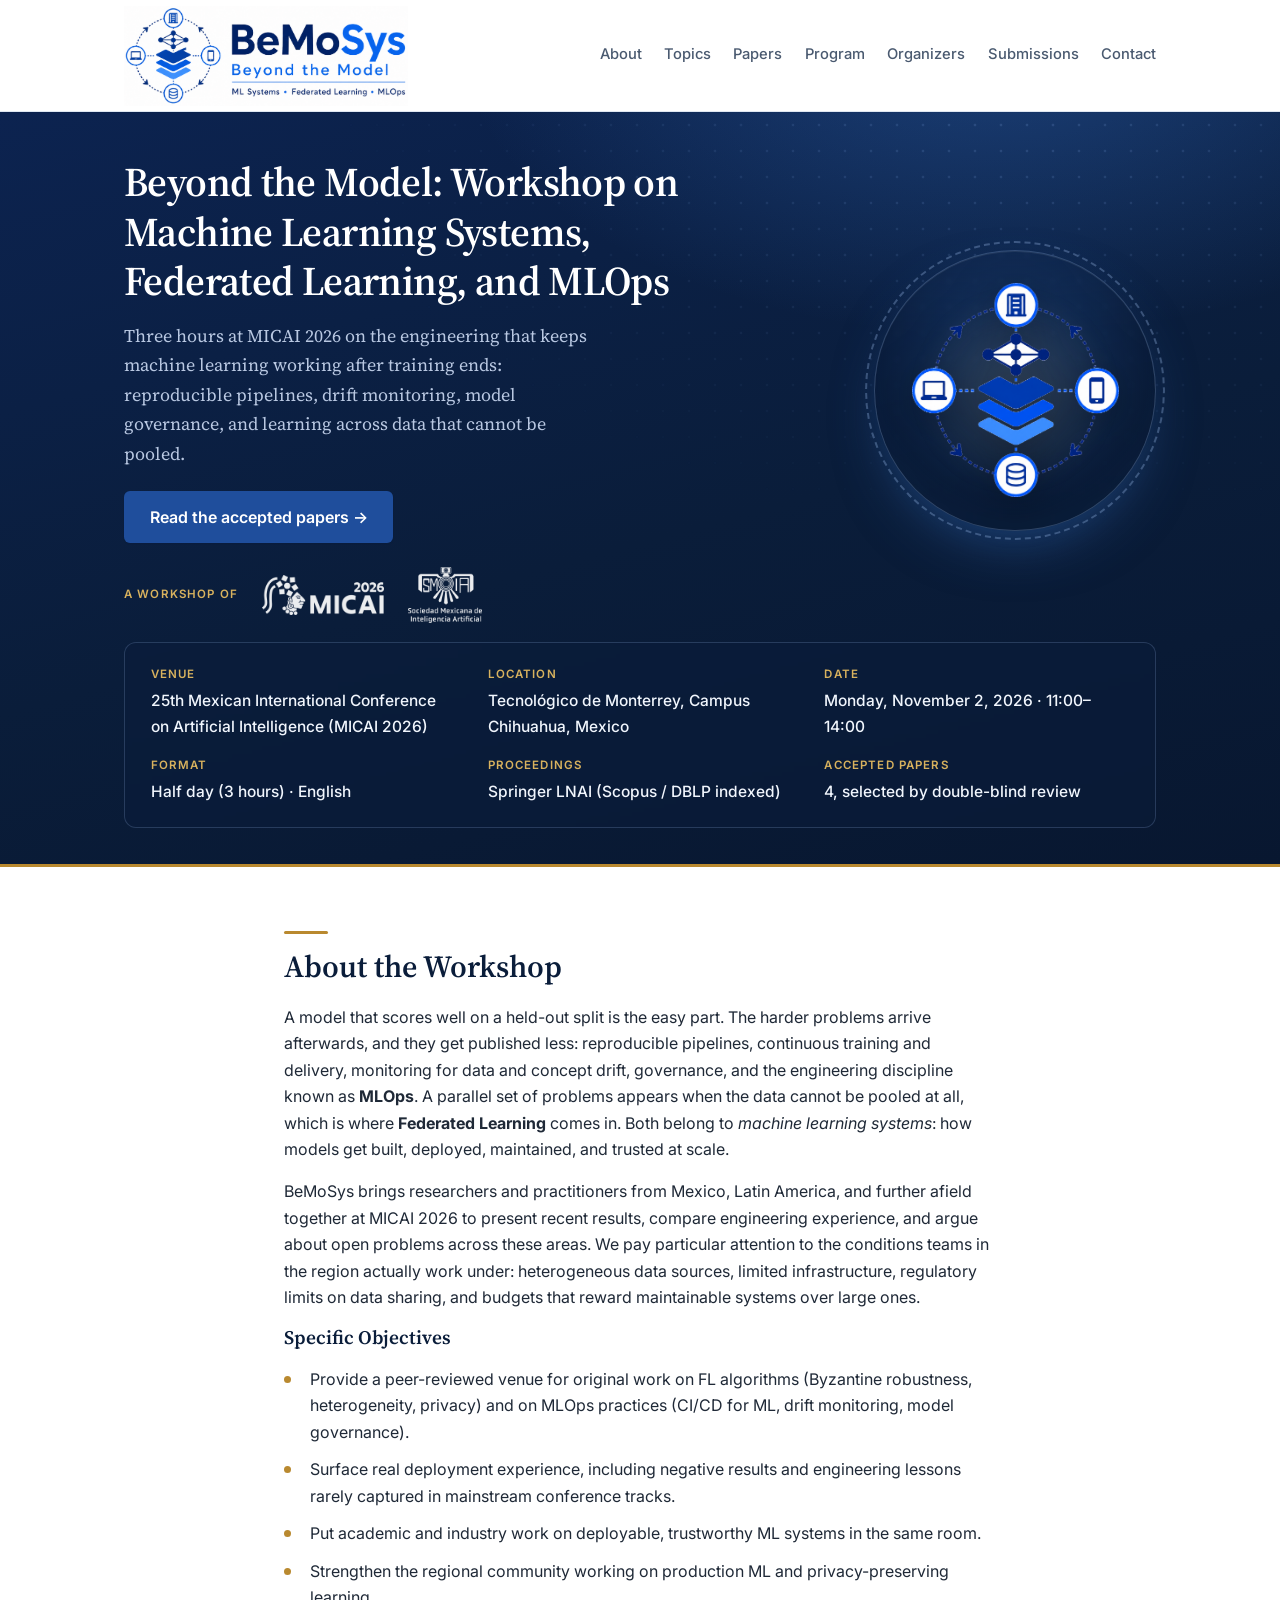
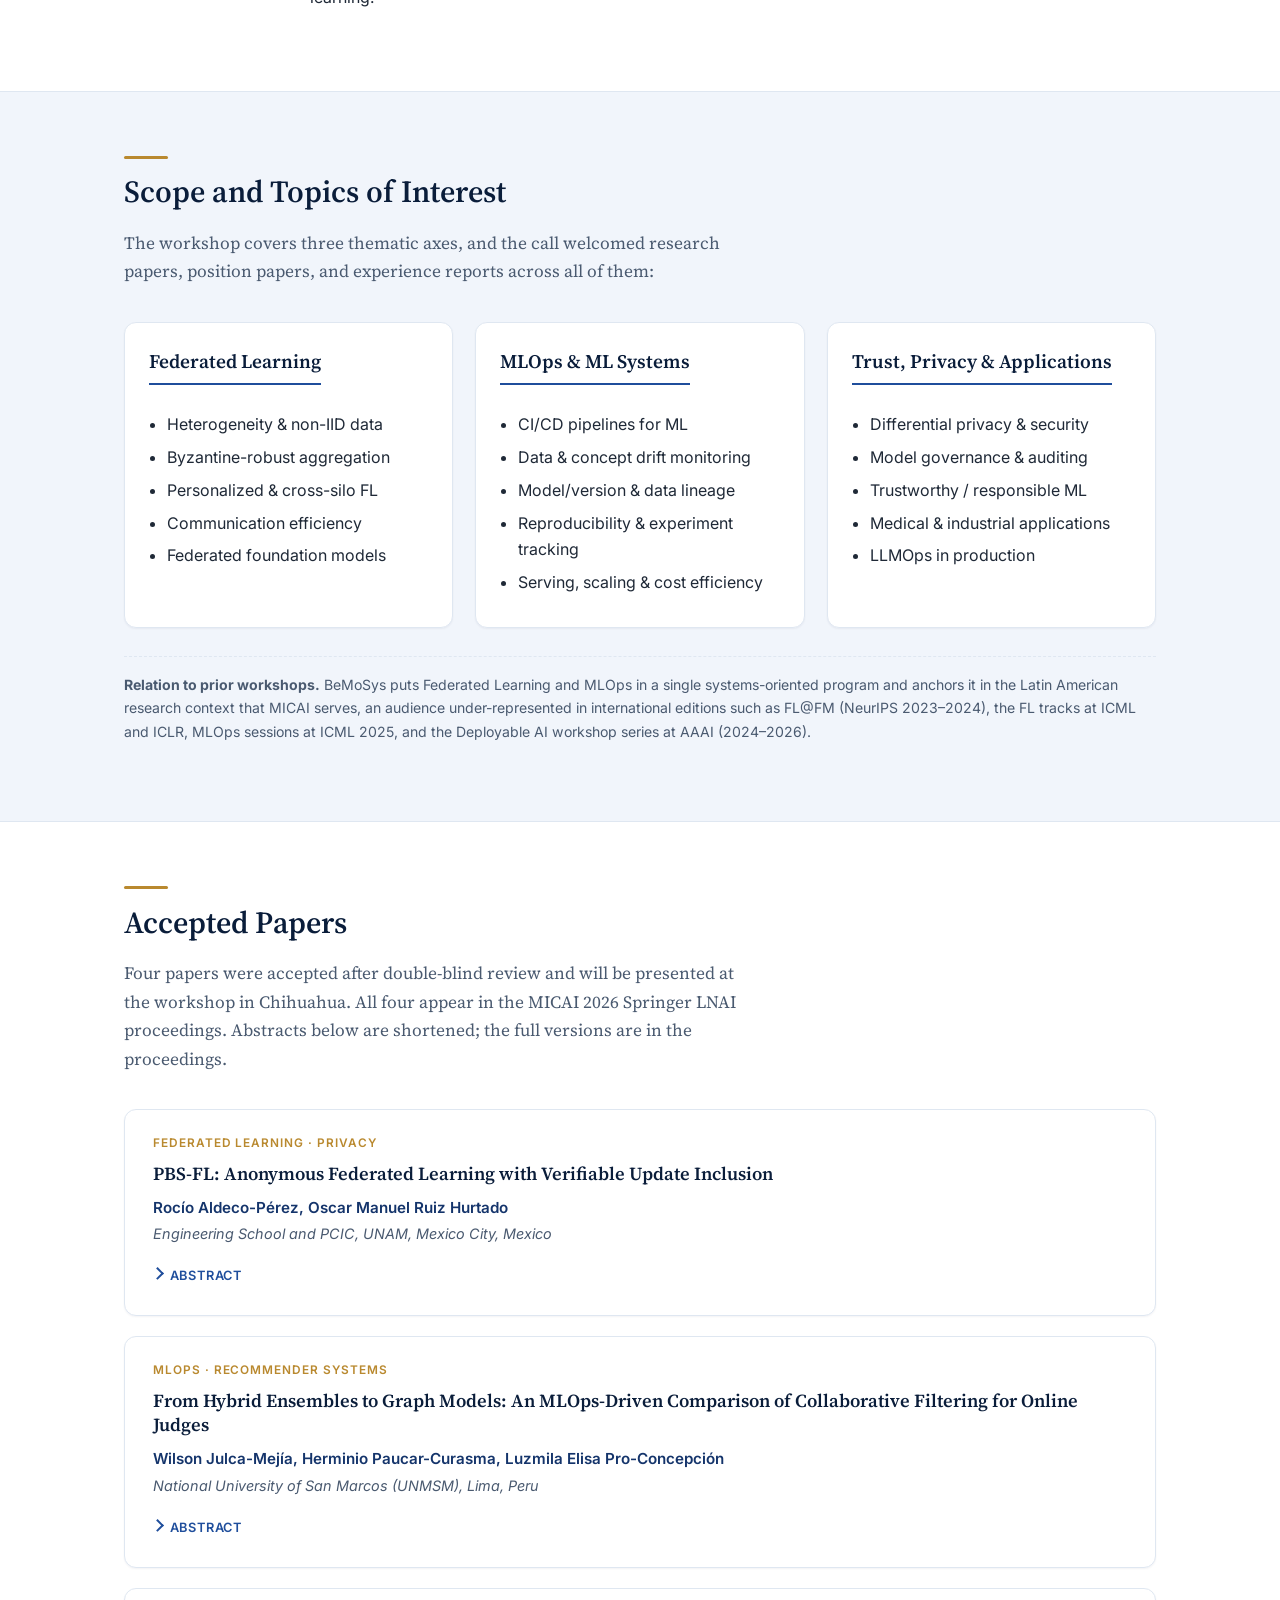
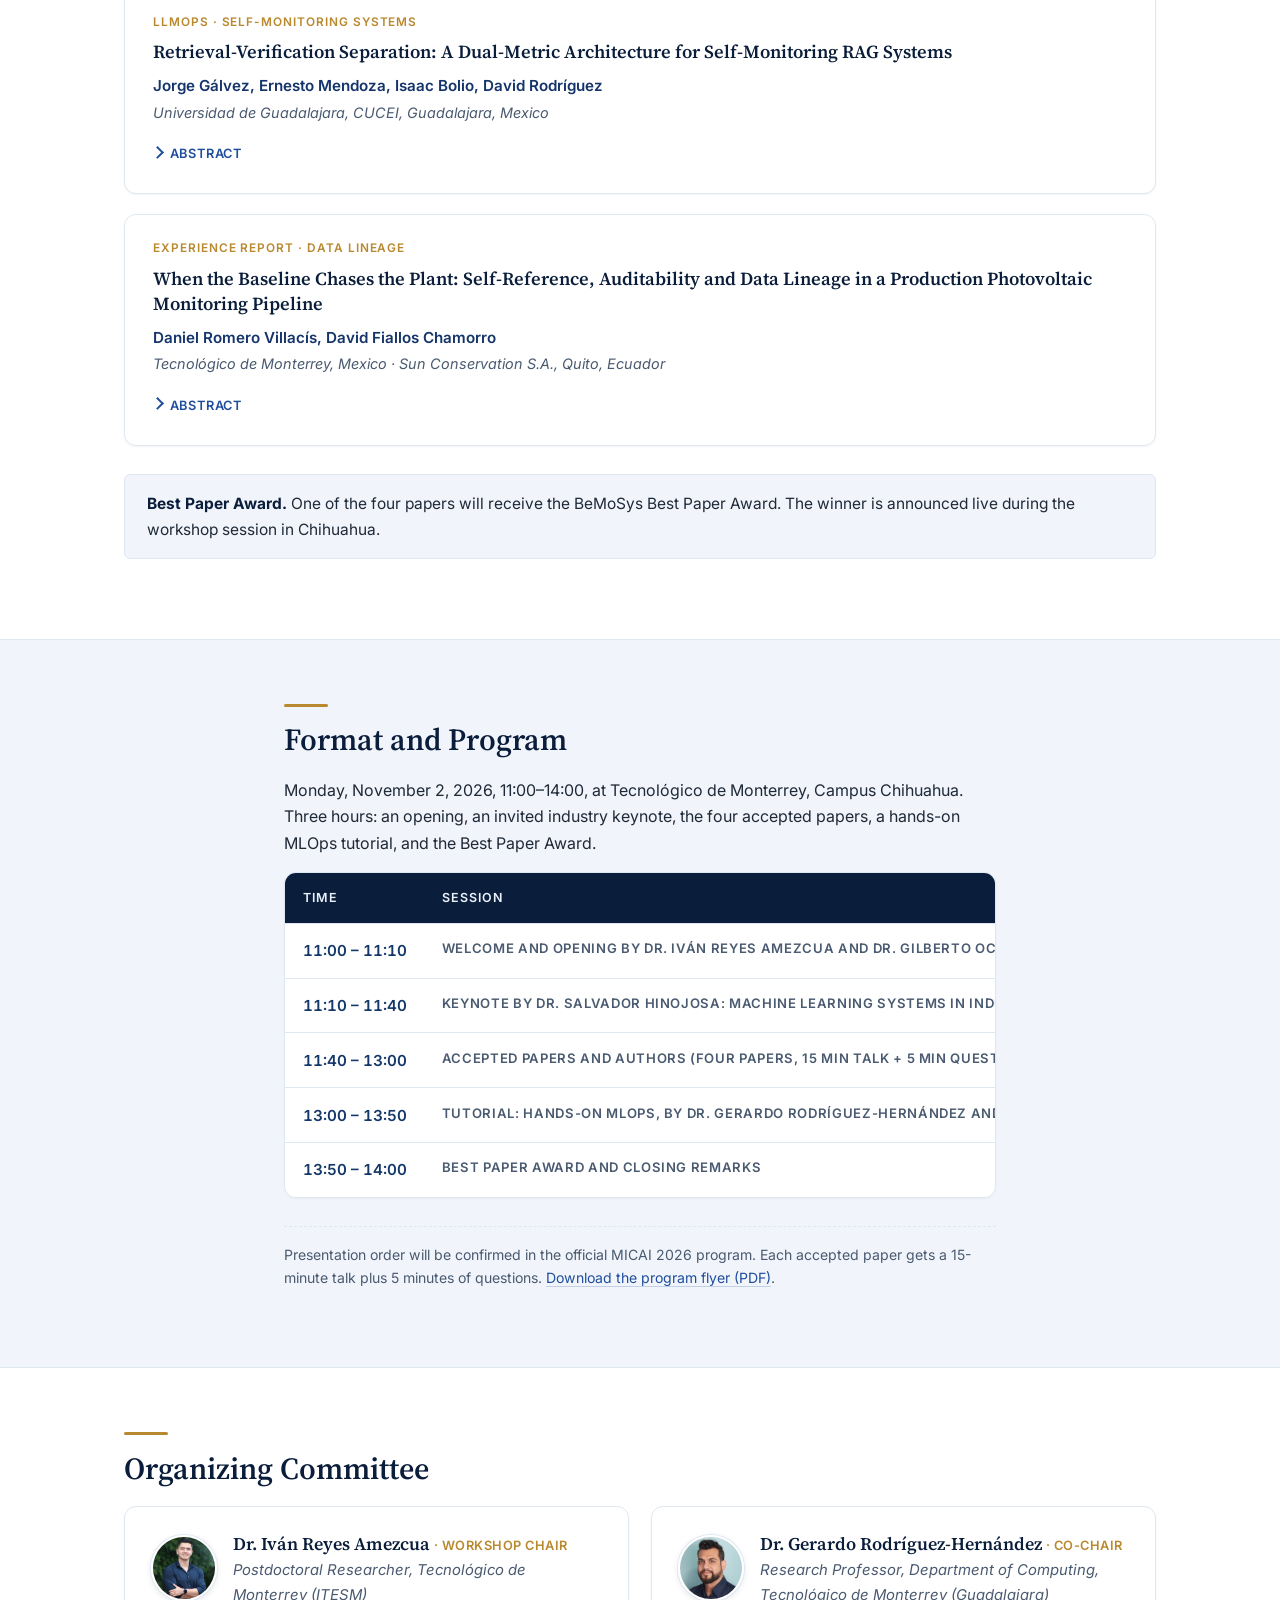
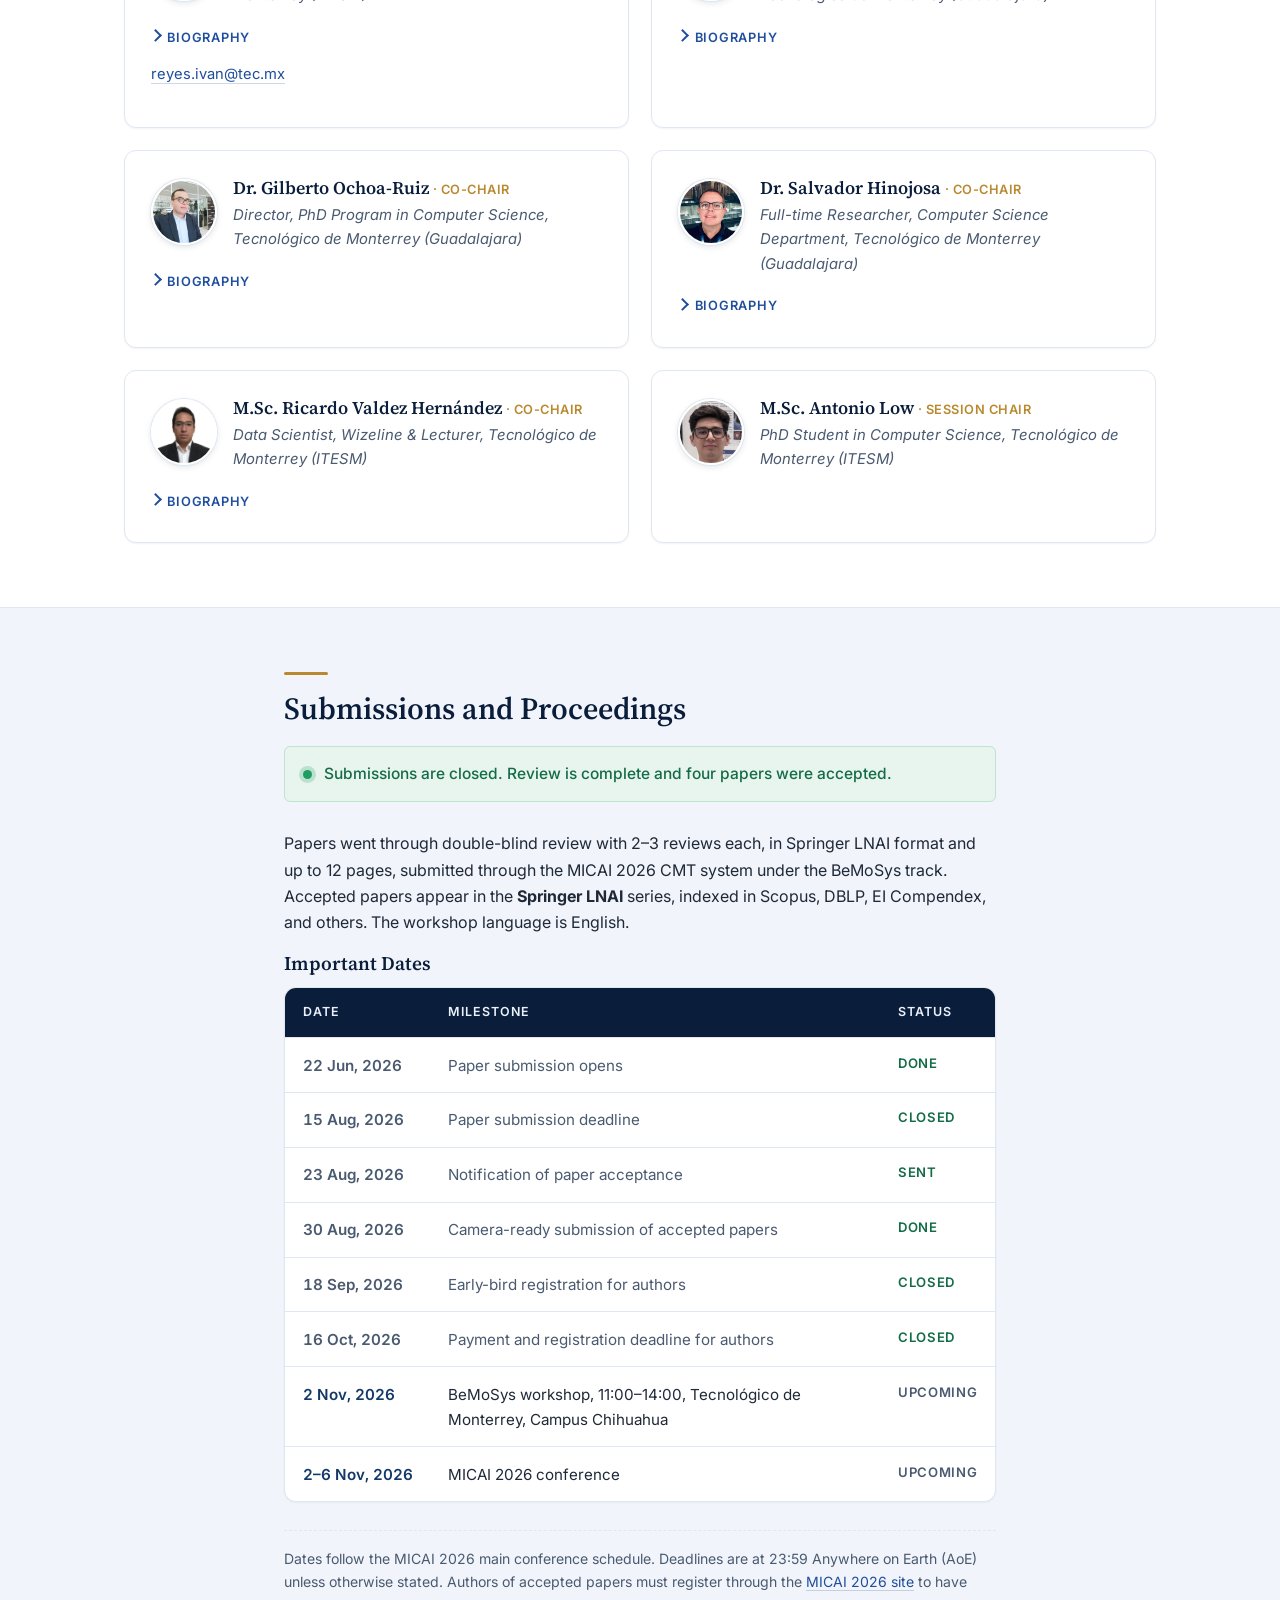
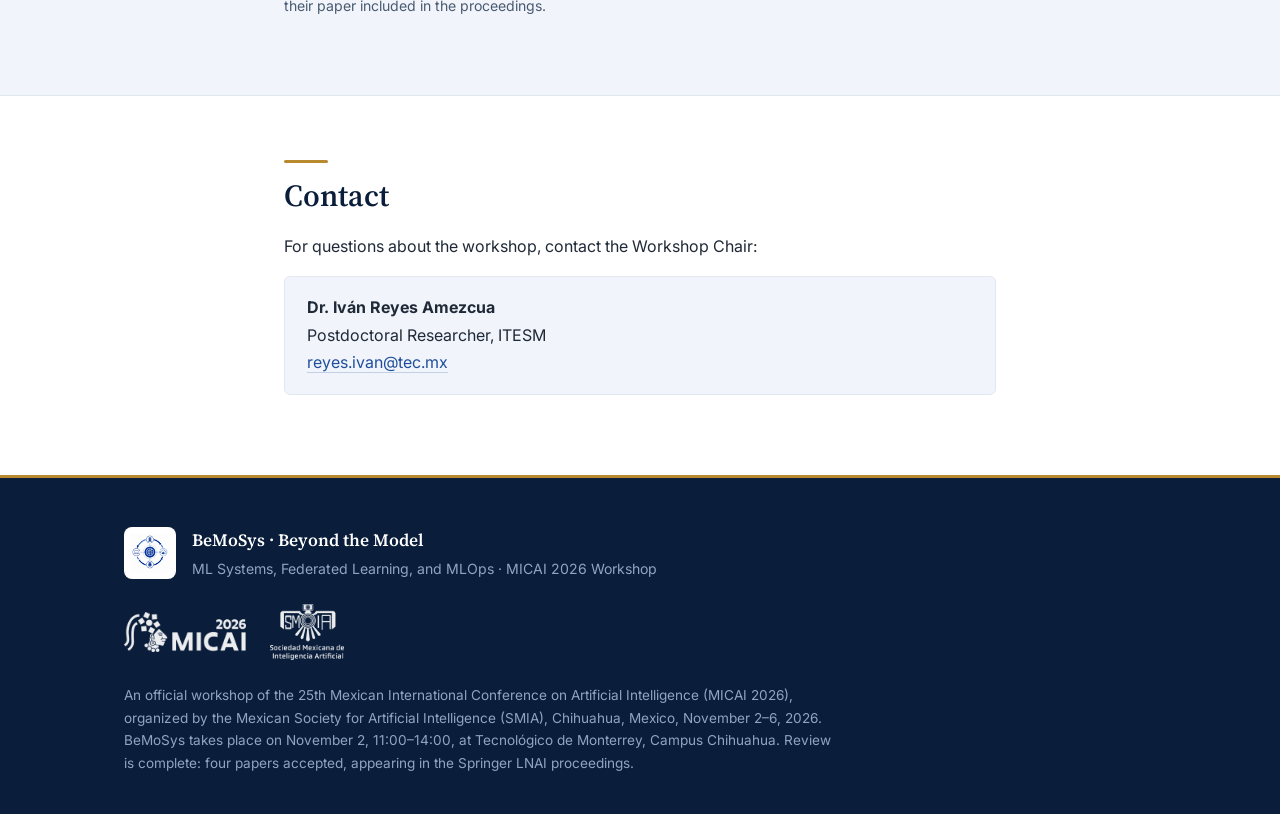
<file: index.html>
<!DOCTYPE html>
<html lang="en">
<head>
  <meta charset="UTF-8" />
  <meta name="viewport" content="width=device-width, initial-scale=1.0" />
  <title>BeMoSys · Beyond the Model: ML Systems, Federated Learning, and MLOps · MICAI 2026</title>
  <meta name="description" content="BeMoSys is a half-day workshop at MICAI 2026, on November 2, 2026, 11:00–14:00 at Tecnológico de Monterrey, Campus Chihuahua (Mexico), on Machine Learning Systems, Federated Learning, and MLOps. Review is complete: four papers accepted, appearing in the Springer LNAI proceedings." />
  <link rel="icon" type="image/png" href="images/icon_logo_square.png" />
  <link rel="apple-touch-icon" href="images/icon_logo_square.png" />
  <link rel="preconnect" href="https://fonts.googleapis.com" />
  <link rel="preconnect" href="https://fonts.gstatic.com" crossorigin />
  <link href="https://fonts.googleapis.com/css2?family=Inter:wght@400;500;600;700&family=Source+Serif+4:ital,wght@0,400;0,600;1,400&display=swap" rel="stylesheet" />
  <link rel="stylesheet" href="style.css?v=4" />
</head>
<body>

  <header class="site-header">
    <div class="container header-inner">
      <a href="#top" class="brand">
        <img src="images/logo_header.png" alt="BTM-MLSys · Beyond the Model workshop" class="brand-logo" />
      </a>
      <nav class="site-nav" aria-label="Primary">
        <a href="#about">About</a>
        <a href="#topics">Topics</a>
        <a href="#papers">Papers</a>
        <a href="#program">Program</a>
        <a href="#organizers">Organizers</a>
        <a href="#cfp">Submissions</a>
        <a href="#contact">Contact</a>
      </nav>
    </div>
  </header>

  <main id="top">

    <section class="hero">
      <div class="container">
        <div class="hero-mid">
          <div class="hero-copy">
            <h1>Beyond the Model: Workshop on Machine Learning Systems, Federated Learning, and MLOps</h1>
            <p class="lede">
              Three hours at MICAI 2026 on the engineering that keeps machine learning
              working after training ends: reproducible pipelines, drift monitoring,
              model governance, and learning across data that cannot be pooled.
            </p>
            <p class="hero-cta">
              <a class="submit-button" href="#papers">Read the accepted papers &rarr;</a>
            </p>
            <div class="hero-partners">
              <span class="hero-partners-label">A workshop of</span>
              <a href="https://micai.org/2026/" target="_blank" rel="noopener"><img src="images/micai2026_logo_white.png" alt="MICAI 2026" class="partner-logo partner-micai" /></a>
              <a href="https://www.smia.mx/" target="_blank" rel="noopener"><img src="images/smia_logo_white.png" alt="Sociedad Mexicana de Inteligencia Artificial (SMIA)" class="partner-logo partner-smia" /></a>
            </div>
          </div>

          <div class="hero-visual" aria-hidden="true">
            <div class="hero-medallion">
              <span class="ring ring-dashed"></span>
              <span class="ring ring-glow"></span>
              <img src="images/icon_bemosys_t.png" alt="" class="hero-icon" />
            </div>
          </div>
        </div>

        <dl class="facts">
          <div><dt>Venue</dt><dd>25th Mexican International Conference on Artificial Intelligence (MICAI 2026)</dd></div>
          <div><dt>Location</dt><dd>Tecnológico de Monterrey, Campus Chihuahua, Mexico</dd></div>
          <div><dt>Date</dt><dd>Monday, November 2, 2026 · 11:00–14:00</dd></div>
          <div><dt>Format</dt><dd>Half day (3 hours) · English</dd></div>
          <div><dt>Proceedings</dt><dd>Springer LNAI (Scopus / DBLP indexed)</dd></div>
          <div><dt>Accepted papers</dt><dd>4, selected by double-blind review</dd></div>
        </dl>
      </div>
    </section>

    <section id="about" class="section">
      <div class="container narrow">
        <h2 class="section-head">About the Workshop</h2>
        <p>
          A model that scores well on a held-out split is the easy part. The harder
          problems arrive afterwards, and they get published less: reproducible
          pipelines, continuous training and delivery, monitoring for data and concept
          drift, governance, and the engineering discipline known as
          <strong>MLOps</strong>. A parallel set of problems appears when the data
          cannot be pooled at all, which is where <strong>Federated Learning</strong>
          comes in. Both belong to <em>machine learning systems</em>: how models get
          built, deployed, maintained, and trusted at scale.
        </p>
        <p>
          BeMoSys brings researchers and practitioners from Mexico, Latin America, and
          further afield together at MICAI 2026 to present recent results, compare
          engineering experience, and argue about open problems across these areas. We
          pay particular attention to the conditions teams in the region actually work
          under: heterogeneous data sources, limited infrastructure, regulatory limits
          on data sharing, and budgets that reward maintainable systems over large ones.
        </p>

        <h3>Specific Objectives</h3>
        <ul class="objective-list">
          <li>Provide a peer-reviewed venue for original work on FL algorithms (Byzantine robustness, heterogeneity, privacy) and on MLOps practices (CI/CD for ML, drift monitoring, model governance).</li>
          <li>Surface real deployment experience, including negative results and engineering lessons rarely captured in mainstream conference tracks.</li>
          <li>Put academic and industry work on deployable, trustworthy ML systems in the same room.</li>
          <li>Strengthen the regional community working on production ML and privacy-preserving learning.</li>
        </ul>
      </div>
    </section>

    <section id="topics" class="section section-alt">
      <div class="container">
        <h2 class="section-head">Scope and Topics of Interest</h2>
        <p class="section-intro">
          The workshop covers three thematic axes, and the call welcomed research
          papers, position papers, and experience reports across all of them:
        </p>

        <div class="topic-grid">
          <article class="topic-card">
            <h3>Federated Learning</h3>
            <ul>
              <li>Heterogeneity &amp; non-IID data</li>
              <li>Byzantine-robust aggregation</li>
              <li>Personalized &amp; cross-silo FL</li>
              <li>Communication efficiency</li>
              <li>Federated foundation models</li>
            </ul>
          </article>

          <article class="topic-card">
            <h3>MLOps &amp; ML Systems</h3>
            <ul>
              <li>CI/CD pipelines for ML</li>
              <li>Data &amp; concept drift monitoring</li>
              <li>Model/version &amp; data lineage</li>
              <li>Reproducibility &amp; experiment tracking</li>
              <li>Serving, scaling &amp; cost efficiency</li>
            </ul>
          </article>

          <article class="topic-card">
            <h3>Trust, Privacy &amp; Applications</h3>
            <ul>
              <li>Differential privacy &amp; security</li>
              <li>Model governance &amp; auditing</li>
              <li>Trustworthy / responsible ML</li>
              <li>Medical &amp; industrial applications</li>
              <li>LLMOps in production</li>
            </ul>
          </article>
        </div>

        <p class="footnote">
          <strong>Relation to prior workshops.</strong> BeMoSys puts Federated Learning
          and MLOps in a single systems-oriented program and anchors it in the Latin
          American research context that MICAI serves, an audience under-represented in
          international editions such as FL@FM (NeurIPS 2023–2024), the FL tracks at
          ICML and ICLR, MLOps sessions at ICML 2025, and the Deployable AI workshop
          series at AAAI (2024–2026).
        </p>
      </div>
    </section>

    <section id="papers" class="section">
      <div class="container">
        <h2 class="section-head">Accepted Papers</h2>
        <p class="section-intro">
          Four papers were accepted after double-blind review and will be presented at
          the workshop in Chihuahua. All four appear in the MICAI 2026 Springer LNAI
          proceedings. Abstracts below are shortened; the full versions are in the
          proceedings.
        </p>

        <div class="paper-list">

          <article class="paper-card">
            <p class="paper-axis">Federated Learning · Privacy</p>
            <h3 class="paper-title">PBS-FL: Anonymous Federated Learning with Verifiable Update Inclusion</h3>
            <p class="paper-authors">Rocío Aldeco-Pérez, Oscar Manuel Ruiz Hurtado</p>
            <p class="paper-affil">Engineering School and PCIC, UNAM, Mexico City, Mexico</p>
            <details class="disclosure">
              <summary>Abstract</summary>
              <p class="paper-abstract disclosure-body">
              Cross-silo federated learning still needs mechanisms for participant
              privacy and accountability. PBS-FL separates client authentication from
              update submission using partially blind credentials and round-specific
              anonymous identifiers on a permissioned blockchain, accepting at most one
              contribution per authorized client per round. A lightweight Tally Hash
              lets a client confirm its update was part of the aggregation input. The
              prototype runs on Hyperledger Fabric and was evaluated on two credit-risk
              datasets: predictive accuracy is unchanged, anonymous authorization adds
              bounded overhead, and Tally Hash generation stayed under one millisecond.
            </p>
            </details>
          </article>

          <article class="paper-card">
            <p class="paper-axis">MLOps · Recommender Systems</p>
            <h3 class="paper-title">From Hybrid Ensembles to Graph Models: An MLOps-Driven Comparison of Collaborative Filtering for Online Judges</h3>
            <p class="paper-authors">Wilson Julca-Mejía, Herminio Paucar-Curasma, Luzmila Elisa Pro-Concepción</p>
            <p class="paper-affil">National University of San Marcos (UNMSM), Lima, Peru</p>
            <details class="disclosure">
              <summary>Abstract</summary>
              <p class="paper-abstract disclosure-body">
              The authors re-evaluate their earlier kNN + SVD stacking ensemble for
              recommending programming problems against implicit ALS, Neural
              Collaborative Filtering, and LightGCN, all under one automated pipeline:
              temporal splits, fixed-seed evaluation, parallel CI training, an MLflow
              registry with champion selection, and drift monitoring that triggers
              retraining. The two datasets give opposite verdicts. On CodeChef a
              popularity baseline goes unbeaten and only LightGCN matches it
              statistically; on Aizu popularity finishes last and implicit ALS wins
              decisively. A catalog-subsampling control traces the contrast to the
              temporal stability of item popularity (PSI 0.02 versus 0.72) rather than
              catalog size. The original hybrid stack is uncompetitive on both.
            </p>
            </details>
          </article>

          <article class="paper-card">
            <p class="paper-axis">LLMOps · Self-Monitoring Systems</p>
            <h3 class="paper-title">Retrieval-Verification Separation: A Dual-Metric Architecture for Self-Monitoring RAG Systems</h3>
            <p class="paper-authors">Jorge Gálvez, Ernesto Mendoza, Isaac Bolio, David Rodríguez</p>
            <p class="paper-affil">Universidad de Guadalajara, CUCEI, Guadalajara, Mexico</p>
            <details class="disclosure">
              <summary>Abstract</summary>
              <p class="paper-abstract disclosure-body">
              Most RAG pipelines use a single similarity metric both to retrieve context
              and to certify that the context is relevant, which ties retrieval speed to
              retrieval trust. IAssist-QCI, a RAG-based institutional assistant, splits
              the two: a retrieval path optimized for fast candidate fetching over
              chunk-level vector similarity, and a verification path that independently
              computes a composite relevance score over the whole multi-chunk context
              injected into the prompt. The split is what makes two further capabilities
              possible: low verification scores become automated knowledge-gap alerts
              that detect drift in the knowledge base without manual auditing, and an
              asynchronous curation pipeline builds a synthetic question-answer dataset
              for later fine-tuning without interrupting production traffic. Evaluation
              uses relevance-score distributions and gap-alert rates from 30 days of
              operation.
            </p>
            </details>
          </article>

          <article class="paper-card">
            <p class="paper-axis">Experience Report · Data Lineage</p>
            <h3 class="paper-title">When the Baseline Chases the Plant: Self-Reference, Auditability and Data Lineage in a Production Photovoltaic Monitoring Pipeline</h3>
            <p class="paper-authors">Daniel Romero Villacís, David Fiallos Chamorro</p>
            <p class="paper-affil">Tecnológico de Monterrey, Mexico · Sun Conservation S.A., Quito, Ecuador</p>
            <details class="disclosure">
              <summary>Abstract</summary>
              <p class="paper-abstract disclosure-body">
              Three years of operating a Performance Ratio monitoring pipeline for seven
              first-generation 1 MW AC photovoltaic plants in southern Ecuador, stitched
              across five incompatible manufacturer platforms under limited
              infrastructure and regulatory constraints on data sharing. Two findings
              drive the report. A statistically functional conditional-percentile model
              was retired in favour of a deterministic physical estimator because only
              the latter is defensible before the national regulator, so auditability
              decided the method, not accuracy. Then a ten-stage audit of the running
              system found that the self-reference flaw identified in the retired model
              had reappeared unnoticed in the alerting rule that replaced it: injecting
              degradation into real series, the moving baseline absorbs 7.7 percentage
              points of decay and never fires below 3%/month. The report also documents a
              capacity denominator with no recorded provenance on all seven plants, and
              draws six transferable lessons.
            </p>
            </details>
          </article>

        </div>

        <p class="award-note">
          <strong>Best Paper Award.</strong> One of the four papers will receive the
          BeMoSys Best Paper Award. The winner is announced live during the workshop
          session in Chihuahua.
        </p>
      </div>
    </section>

    <section id="program" class="section section-alt">
      <div class="container narrow">
        <h2 class="section-head">Format and Program</h2>
        <p>
          Monday, November 2, 2026, 11:00–14:00, at Tecnológico de Monterrey,
          Campus Chihuahua. Three hours: an opening, an invited industry keynote, the four accepted
          papers, a hands-on MLOps tutorial, and the Best Paper Award.
        </p>

        <div class="schedule">
          <table>
            <caption class="visually-hidden">Workshop schedule</caption>
            <thead>
              <tr><th scope="col">Time</th><th scope="col">Session</th></tr>
            </thead>
            <tbody>
              <tr><td>11:00 – 11:10</td><td>Welcome and opening by Dr. Iván Reyes Amezcua and Dr. Gilberto Ochoa-Ruiz</td></tr>
              <tr><td>11:10 – 11:40</td><td>Keynote by Dr. Salvador Hinojosa: Machine learning systems in industry</td></tr>
              <tr><td>11:40 – 13:00</td><td>Accepted papers and authors (four papers, 15 min talk + 5 min questions each), chaired by M.Sc. Antonio Low</td></tr>
              <tr><td>13:00 – 13:50</td><td>Tutorial: Hands-on MLOps, by Dr. Gerardo Rodríguez-Hernández and M.Sc. Ricardo Valdez Hernández</td></tr>
              <tr><td>13:50 – 14:00</td><td>Best Paper Award and closing remarks</td></tr>
            </tbody>
          </table>
        </div>

        <p class="footnote">
          Presentation order will be confirmed in the official MICAI 2026 program.
          Each accepted paper gets a 15-minute talk plus 5 minutes of questions.
          <a href="flyer/BeMoSys_2026_Program.pdf" target="_blank" rel="noopener">Download the program flyer (PDF)</a>.
        </p>
      </div>
    </section>

    <section id="organizers" class="section">
      <div class="container">
        <h2 class="section-head">Organizing Committee</h2>

        <div class="organizer-grid">
          <article class="organizer-card">
            <img src="images/ivan_reyes.jpg" alt="Dr. Iván Reyes Amezcua" class="organizer-photo" />
            <h3>Dr. Iván Reyes Amezcua <span class="role">· Workshop Chair</span></h3>
            <p class="affiliation">Postdoctoral Researcher, Tecnológico de Monterrey (ITESM)</p>
            <details class="disclosure">
              <summary>Biography</summary>
              <p class="disclosure-body">
              PhD in Computer Science (CINVESTAV), specializing in robust and
              scalable ML systems. Doctoral research on deep learning, federated
              learning, adversarial robustness, and computer vision, with applications
              in medical imaging, recipient of Best Paper Awards at MICAI, MICCAI, and
              CVPR Workshops. Industry experience as an ML/AI Engineer at Layer7 on LLM
              architectures, multi-agent systems, voice (TTS/STT) pipelines, and
              large-scale RAG solutions. MLflow Ambassador (Databricks), with a strong
              emphasis on MLOps and reproducibility.
            </p>
            </details>
            <p class="contact"><a href="mailto:reyes.ivan@tec.mx">reyes.ivan@tec.mx</a></p>
          </article>

          <article class="organizer-card">
            <img src="images/gerardo_rodriguez.jpg" alt="Dr. Gerardo Rodríguez-Hernández" class="organizer-photo" />
            <h3>Dr. Gerardo Rodríguez-Hernández <span class="role">· Co-chair</span></h3>
            <p class="affiliation">Research Professor, Department of Computing, Tecnológico de Monterrey (Guadalajara)</p>
            <details class="disclosure">
              <summary>Biography</summary>
              <p class="disclosure-body">
              Member of the Advanced Artificial Intelligence Research Group. MSc in
              Applied Artificial Intelligence (University of Exeter, UK) and PhD from
              the University of Oxford (UK). Member of the National System of
              Researchers (SNI, Level I). Background spans applied AI, embedded
              software, and the supervision of award-winning graduate ML projects.
            </p>
            </details>
          </article>

          <article class="organizer-card">
            <img src="images/gilberto_ochoa.jpg" alt="Dr. Gilberto Ochoa-Ruiz" class="organizer-photo" />
            <h3>Dr. Gilberto Ochoa-Ruiz <span class="role">· Co-chair</span></h3>
            <p class="affiliation">Director, PhD Program in Computer Science, Tecnológico de Monterrey (Guadalajara)</p>
            <details class="disclosure">
              <summary>Biography</summary>
              <p class="disclosure-body">
              Member of the Advanced AI Research Group / CV-inside lab. PhD in
              Electronic Imaging and Computer Vision (Université de Bourgogne), member
              of the SNI (Level I), with research in computer vision, endoscopic image
              analysis, and explainable AI. Reviewer for ICLR, ICML, CVPR, and MICCAI,
              and chair of the LatinX in Computer Vision workshops at CVPR and ICCV.
            </p>
            </details>
          </article>

          <article class="organizer-card">
            <img src="images/salvador_hinojosa.jpg" alt="Dr. Salvador Hinojosa" class="organizer-photo" />
            <h3>Dr. Salvador Hinojosa <span class="role">· Co-chair</span></h3>
            <p class="affiliation">Full-time Researcher, Computer Science Department, Tecnológico de Monterrey (Guadalajara)</p>
            <details class="disclosure">
              <summary>Biography</summary>
              <p class="disclosure-body">
              Researcher specializing in problem solving with stochastic search
              algorithms applied to computer vision, software engineering, and
              logistics. PhD in Computer Engineering from the Complutense University
              of Madrid (metaheuristic algorithms for image segmentation), with a
              B.Sc. in Computer Engineering and an M.Sc. in Electronics and Computer
              Science from the University of Guadalajara. Member of the National
              System of Researchers (SNI, Level I) and the Mexican Society of Computer
              Science (AMEXCOMP). Has contributed to the design of continuing-education
              courses for professionals on Generative AI for Software Engineering and
              on Software Architecture and Testing.
            </p>
            </details>
          </article>

          <article class="organizer-card">
            <img src="images/ricardo_valdez.jpg" alt="M.Sc. Ricardo Valdez Hernández" class="organizer-photo" />
            <h3>M.Sc. Ricardo Valdez Hernández <span class="role">· Co-chair</span></h3>
            <p class="affiliation">Data Scientist, Wizeline &amp; Lecturer, Tecnológico de Monterrey (ITESM)</p>
            <details class="disclosure">
              <summary>Biography</summary>
              <p class="disclosure-body">
              Actuary (UNAM) and M.Sc. in Data Science (ITESO) with 14 years of
              experience in the rigorous application of mathematical algorithms to data
              problems. Data Scientist at Wizeline and lecturer at Tecnológico de
              Monterrey (ITESM), including on MLOps and applied AI. Work centers on
              scalable solutions in business intelligence, data engineering, and
              predictive modeling, with a focus on recommender engines, knowledge
              graphs, and MLOps.
            </p>
            </details>
          </article>

          <article class="organizer-card">
            <img src="images/antonio_low.jpg" alt="M.Sc. Antonio Low" class="organizer-photo" />
            <h3>M.Sc. Antonio Low <span class="role">· Session Chair</span></h3>
            <p class="affiliation">PhD Student in Computer Science, Tecnológico de Monterrey (ITESM)</p>
          </article>
        </div>
      </div>
    </section>

    <section id="cfp" class="section section-alt">
      <div class="container narrow">
        <h2 class="section-head">Submissions and Proceedings</h2>

        <p class="cfp-status">
          <span class="status-dot" aria-hidden="true"></span>
          Submissions are closed. Review is complete and four papers were accepted.
        </p>

        <p>
          Papers went through double-blind review with 2–3 reviews each, in Springer
          LNAI format and up to 12 pages, submitted through the MICAI 2026 CMT system
          under the BeMoSys track. Accepted papers appear in the
          <strong>Springer LNAI</strong> series, indexed in Scopus, DBLP, EI Compendex,
          and others. The workshop language is English.
        </p>

        <h3 id="dates">Important Dates</h3>
        <div class="schedule">
          <table>
            <caption class="visually-hidden">Important dates for authors</caption>
            <thead>
              <tr><th scope="col">Date</th><th scope="col">Milestone</th><th scope="col">Status</th></tr>
            </thead>
            <tbody>
              <tr class="is-done"><td>22 Jun, 2026</td><td>Paper submission opens</td><td>Done</td></tr>
              <tr class="is-done"><td>15 Aug, 2026</td><td>Paper submission deadline</td><td>Closed</td></tr>
              <tr class="is-done"><td>23 Aug, 2026</td><td>Notification of paper acceptance</td><td>Sent</td></tr>
              <tr class="is-done"><td>30 Aug, 2026</td><td>Camera-ready submission of accepted papers</td><td>Done</td></tr>
              <tr class="is-done"><td>18 Sep, 2026</td><td>Early-bird registration for authors</td><td>Closed</td></tr>
              <tr class="is-done"><td>16 Oct, 2026</td><td>Payment and registration deadline for authors</td><td>Closed</td></tr>
              <tr><td>2 Nov, 2026</td><td>BeMoSys workshop, 11:00–14:00, Tecnológico de Monterrey, Campus Chihuahua</td><td>Upcoming</td></tr>
              <tr><td>2–6 Nov, 2026</td><td>MICAI 2026 conference</td><td>Upcoming</td></tr>
            </tbody>
          </table>
        </div>
        <p class="footnote">
          Dates follow the MICAI 2026 main conference schedule. Deadlines are at 23:59
          Anywhere on Earth (AoE) unless otherwise stated. Authors of accepted papers
          must register through the
          <a href="https://micai.org/2026/" target="_blank" rel="noopener">MICAI 2026 site</a>
          to have their paper included in the proceedings.
        </p>
      </div>
    </section>

    <section id="contact" class="section">
      <div class="container narrow">
        <h2 class="section-head">Contact</h2>
        <p>
          For questions about the workshop, contact the Workshop Chair:
        </p>
        <p class="contact-block">
          <strong>Dr. Iván Reyes Amezcua</strong><br />
          Postdoctoral Researcher, ITESM<br />
          <a href="mailto:reyes.ivan@tec.mx">reyes.ivan@tec.mx</a>
        </p>
      </div>
    </section>

  </main>

  <footer class="site-footer">
    <div class="container footer-inner">
      <div class="footer-brand">
        <img src="images/icon_logo_square.png" alt="" class="footer-icon" />
        <div>
          <p class="footer-title">BeMoSys · Beyond the Model</p>
          <p class="footer-sub">ML Systems, Federated Learning, and MLOps · MICAI 2026 Workshop</p>
        </div>
      </div>
      <div class="footer-partners">
        <a href="https://micai.org/2026/" target="_blank" rel="noopener"><img src="images/micai2026_logo_white.png" alt="MICAI 2026" class="partner-logo partner-micai" /></a>
        <a href="https://www.smia.mx/" target="_blank" rel="noopener"><img src="images/smia_logo_white.png" alt="Sociedad Mexicana de Inteligencia Artificial (SMIA)" class="partner-logo partner-smia" /></a>
      </div>
      <p class="footer-meta">
        An official workshop of the 25th Mexican International Conference on Artificial
        Intelligence (MICAI 2026), organized by the Mexican Society for Artificial Intelligence
        (SMIA), Chihuahua, Mexico, November 2–6, 2026. BeMoSys takes place on November 2,
        11:00–14:00, at Tecnológico de Monterrey, Campus Chihuahua.
        Review is complete: four papers accepted, appearing in the Springer LNAI proceedings.
      </p>
    </div>
  </footer>

</body>
</html>
</file>
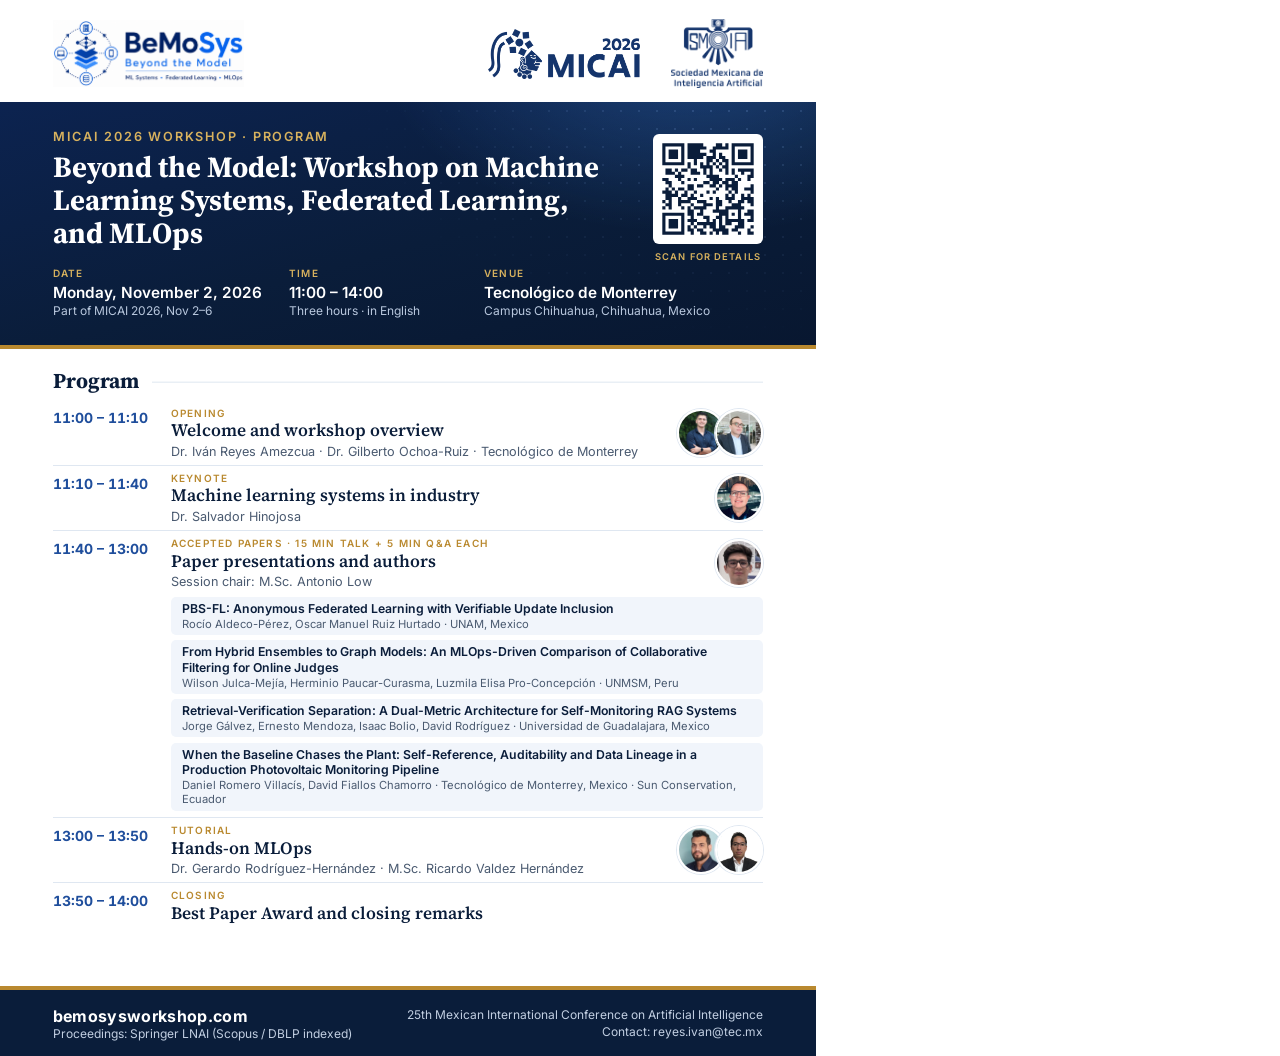
<file: flyer/flyer.html>
<!doctype html>
<html lang="en">
<head>
<meta charset="utf-8" />
<title>BeMoSys 2026 · Program Flyer</title>
<link href="https://fonts.googleapis.com/css2?family=Inter:wght@400;500;600;700&family=Source+Serif+4:ital,wght@0,400;0,600;0,700;1,400&display=swap" rel="stylesheet" />
<style>
  @page { size: Letter; margin: 0; }
  :root {
    --ink: #0a1d3a;
    --navy: #14346b;
    --primary: #1f4e9c;
    --accent: #3a7bd5;
    --brass: #b9892f;
    --brass-soft: #d8b25e;
    --muted: #4a5a70;
    --line: #dfe7f1;
    --bg-alt: #f1f5fb;
  }
  * { box-sizing: border-box; }
  html, body { margin: 0; padding: 0; }
  body {
    width: 8.5in; height: 11in; overflow: hidden;
    font-family: "Inter", -apple-system, "Helvetica Neue", Arial, sans-serif;
    color: #1f2937; background: #fff;
    -webkit-print-color-adjust: exact; print-color-adjust: exact;
    display: flex; flex-direction: column;
  }
  body > * { flex-shrink: 0; }

  /* Logo bar */
  .logos {
    display: flex; align-items: center; justify-content: space-between;
    padding: 0.2in 0.55in 0.14in;
  }
  .logos .bemosys { height: 0.7in; }
  .logos .right { display: flex; align-items: center; gap: 0.32in; }
  .logos .micai { height: 0.52in; }
  .logos .smia { height: 0.72in; }

  /* Title band */
  .band {
    position: relative; overflow: hidden;
    color: #eaf1fb;
    padding: 0.28in 0.55in 0.28in;
    background:
      radial-gradient(520px 300px at 85% -20%, rgba(58,123,213,0.38), transparent 60%),
      linear-gradient(165deg, #0c2350 0%, #0a1d3a 55%, #081730 100%);
    border-bottom: 4px solid var(--brass);
  }
  .band::before {
    content: ""; position: absolute; inset: 0;
    background-image: radial-gradient(rgba(140,180,240,0.2) 1.4px, transparent 1.5px);
    background-size: 18px 18px;
    -webkit-mask-image: radial-gradient(520px 320px at 90% 0%, #000 0%, transparent 75%);
  }
  .band > * { position: relative; }
  .kicker {
    font-size: 9.5pt; font-weight: 600; letter-spacing: 0.14em; text-transform: uppercase;
    color: var(--brass-soft); margin: 0 0 0.08in;
  }
  h1 {
    font-family: "Source Serif 4", Georgia, serif; font-weight: 700;
    font-size: 22pt; line-height: 1.12; margin: 0 0 0.18in; color: #fff;
  }
  .meta { margin: 0; display: grid; grid-template-columns: 1.05fr 0.85fr 1.35fr; gap: 0.2in; }
  .meta dt {
    font-size: 7.5pt; font-weight: 600; letter-spacing: 0.12em; text-transform: uppercase;
    color: var(--brass-soft); margin-bottom: 3pt;
  }
  .meta dd { margin: 0; font-size: 11.5pt; font-weight: 600; color: #fff; line-height: 1.3; }
  .meta dd span { display: block; font-size: 9pt; font-weight: 400; color: #b9c8de; }

  /* Program */
  main { flex: 1 1 auto; padding: 0.17in 0.55in 0.04in; }
  h2 {
    font-family: "Source Serif 4", Georgia, serif; font-weight: 700;
    font-size: 16pt; color: var(--ink); margin: 0 0 0.06in;
    display: flex; align-items: baseline; gap: 10pt;
  }
  h2::after { content: ""; flex: 1; height: 1px; background: var(--line); transform: translateY(-4pt); }
  .slot {
    display: grid; grid-template-columns: 1.05in 1fr; gap: 0.18in;
    padding: 0.065in 0; border-bottom: 1px solid var(--line);
  }
  .slot:last-child { border-bottom: none; }
  .time { font-size: 10.5pt; font-weight: 700; color: var(--primary); padding-top: 2pt; font-variant-numeric: tabular-nums; }
  .what { display: flex; gap: 0.14in; align-items: center; }
  .what .txt { flex: 1; }
  .label {
    font-size: 7.5pt; font-weight: 600; letter-spacing: 0.12em; text-transform: uppercase;
    color: var(--brass); margin: 0 0 1pt;
  }
  .title { font-family: "Source Serif 4", Georgia, serif; font-size: 13pt; font-weight: 600; color: var(--ink); margin: 0; line-height: 1.2; }
  .who { font-size: 9.5pt; color: var(--muted); margin: 2pt 0 0; }
  .faces { display: flex; }
  .faces img {
    width: 0.5in; height: 0.5in; border-radius: 50%; object-fit: cover;
    border: 2px solid #fff; box-shadow: 0 0 0 1px var(--line);
  }
  .faces img + img { margin-left: -0.1in; }

  .papers { list-style: none; margin: 6pt 0 0; padding: 0; display: grid; gap: 4pt; }
  .papers li {
    background: var(--bg-alt); border-radius: 5px; padding: 3pt 8pt;
    font-size: 8.4pt; line-height: 1.28; color: var(--muted);
  }
  .papers li b { display: block; color: var(--ink); font-weight: 600; font-size: 9.2pt; }

  footer {
    margin-top: auto;
    background: var(--ink); color: #c2cfe2;
    padding: 0.16in 0.55in; border-top: 4px solid var(--brass);
    display: flex; justify-content: space-between; align-items: center;
    font-size: 9pt;
  }
  footer .url { font-size: 12pt; font-weight: 700; color: #fff; letter-spacing: 0.02em; }
  footer .right { text-align: right; line-height: 1.45; }
  .band-grid { display: grid; grid-template-columns: 1fr auto; gap: 0.3in; align-items: center; }
  .qr-box { text-align: center; }
  .qr-box img { display: block; width: 1.15in; height: 1.15in; background: #fff; border-radius: 6px; padding: 3px; }
  .qr-box span {
    display: block; margin-top: 5pt; font-size: 7pt; font-weight: 600; letter-spacing: 0.12em;
    text-transform: uppercase; color: var(--brass-soft);
  }
</style>
</head>
<body>

  <div class="logos">
    <img class="bemosys" src="../images/logo_header.png" alt="BeMoSys · Beyond the Model" />
    <div class="right">
      <img class="micai" src="../images/micai2026_logo.png" alt="MICAI 2026" />
      <img class="smia" src="../images/smia_logo.png" alt="Sociedad Mexicana de Inteligencia Artificial" />
    </div>
  </div>

  <section class="band">
    <div class="band-grid">
      <div>
        <p class="kicker">MICAI 2026 Workshop · Program</p>
        <h1>Beyond the Model: Workshop on Machine Learning Systems, Federated Learning, and MLOps</h1>
      </div>
      <div class="qr-box">
        <img src="qr_bemosys.svg" alt="QR code to bemosysworkshop.com" />
        <span>Scan for details</span>
      </div>
    </div>
    <dl class="meta">
      <div><dt>Date</dt><dd>Monday, November 2, 2026<span>Part of MICAI 2026, Nov 2–6</span></dd></div>
      <div><dt>Time</dt><dd>11:00 – 14:00<span>Three hours · in English</span></dd></div>
      <div><dt>Venue</dt><dd>Tecnológico de Monterrey<span>Campus Chihuahua, Chihuahua, Mexico</span></dd></div>
    </dl>
  </section>

  <main>
    <h2>Program</h2>

    <div class="slot">
      <div class="time">11:00 – 11:10</div>
      <div class="what">
        <div class="txt">
          <p class="label">Opening</p>
          <p class="title">Welcome and workshop overview</p>
          <p class="who">Dr. Iván Reyes Amezcua · Dr. Gilberto Ochoa-Ruiz · Tecnológico de Monterrey</p>
        </div>
        <div class="faces"><img src="../images/ivan_reyes.jpg" alt="" /><img src="../images/gilberto_ochoa.jpg" alt="" /></div>
      </div>
    </div>

    <div class="slot">
      <div class="time">11:10 – 11:40</div>
      <div class="what">
        <div class="txt">
          <p class="label">Keynote</p>
          <p class="title">Machine learning systems in industry</p>
          <p class="who">Dr. Salvador Hinojosa</p>
        </div>
        <div class="faces"><img src="../images/salvador_hinojosa.jpg" alt="" /></div>
      </div>
    </div>

    <div class="slot">
      <div class="time">11:40 – 13:00</div>
      <div class="txt">
        <div class="what">
          <div class="txt">
            <p class="label">Accepted papers · 15 min talk + 5 min Q&amp;A each</p>
            <p class="title">Paper presentations and authors</p>
            <p class="who">Session chair: M.Sc. Antonio Low</p>
          </div>
          <div class="faces"><img src="../images/antonio_low.jpg" alt="" /></div>
        </div>
        <ul class="papers">
          <li><b>PBS-FL: Anonymous Federated Learning with Verifiable Update Inclusion</b>Rocío Aldeco-Pérez, Oscar Manuel Ruiz Hurtado · UNAM, Mexico</li>
          <li><b>From Hybrid Ensembles to Graph Models: An MLOps-Driven Comparison of Collaborative Filtering for Online Judges</b>Wilson Julca-Mejía, Herminio Paucar-Curasma, Luzmila Elisa Pro-Concepción · UNMSM, Peru</li>
          <li><b>Retrieval-Verification Separation: A Dual-Metric Architecture for Self-Monitoring RAG Systems</b>Jorge Gálvez, Ernesto Mendoza, Isaac Bolio, David Rodríguez · Universidad de Guadalajara, Mexico</li>
          <li><b>When the Baseline Chases the Plant: Self-Reference, Auditability and Data Lineage in a Production Photovoltaic Monitoring Pipeline</b>Daniel Romero Villacís, David Fiallos Chamorro · Tecnológico de Monterrey, Mexico · Sun Conservation, Ecuador</li>
        </ul>
      </div>
    </div>

    <div class="slot">
      <div class="time">13:00 – 13:50</div>
      <div class="what">
        <div class="txt">
          <p class="label">Tutorial</p>
          <p class="title">Hands-on MLOps</p>
          <p class="who">Dr. Gerardo Rodríguez-Hernández · M.Sc. Ricardo Valdez Hernández</p>
        </div>
        <div class="faces"><img src="../images/gerardo_rodriguez.jpg" alt="" /><img src="../images/ricardo_valdez.jpg" alt="" /></div>
      </div>
    </div>

    <div class="slot">
      <div class="time">13:50 – 14:00</div>
      <div class="txt">
        <p class="label">Closing</p>
        <p class="title">Best Paper Award and closing remarks</p>
      </div>
    </div>
  </main>

  <footer>
    <div>
      <div class="url">bemosysworkshop.com</div>
      Proceedings: Springer LNAI (Scopus / DBLP indexed)
    </div>
    <div class="right">
      25th Mexican International Conference on Artificial Intelligence<br />
      Contact: reyes.ivan@tec.mx
    </div>
  </footer>

</body>
</html>
</file>
<file: style.css>
:root {
  --color-bg: #ffffff;
  --color-bg-alt: #f1f5fb;
  --color-surface: #ffffff;
  --color-border: #dfe7f1;
  --color-text: #1f2937;
  --color-text-muted: #4a5a70;
  --color-heading: #0a1d3a;
  --color-ink: #0a1d3a;
  --color-navy: #14346b;
  --color-primary: #1f4e9c;
  --color-primary-dark: #143869;
  --color-accent: #3a7bd5;

  /* Brass accent — the signature, used with restraint */
  --color-brass: #b9892f;
  --color-brass-soft: #d8b25e;

  /* Accepted status */
  --color-ok-bg: #e7f5ee;
  --color-ok-border: #bfe3cf;
  --color-ok-text: #146c47;
  --color-ok-dot: #1f9d63;

  --font-sans: "Inter", -apple-system, BlinkMacSystemFont, "Segoe UI", Roboto, "Helvetica Neue", Arial, sans-serif;
  --font-serif: "Source Serif 4", "Times New Roman", Georgia, serif;

  --container: 1080px;
  --container-narrow: 760px;
  --radius: 6px;
  --radius-lg: 12px;
  --shadow-sm: 0 1px 2px rgba(10, 29, 58, 0.05);
  --shadow-md: 0 10px 30px -12px rgba(10, 29, 58, 0.22);
}

* { box-sizing: border-box; }

html { scroll-behavior: smooth; }

body {
  margin: 0;
  font-family: var(--font-sans);
  color: var(--color-text);
  background: var(--color-bg);
  line-height: 1.65;
  font-size: 16px;
  -webkit-font-smoothing: antialiased;
  -moz-osx-font-smoothing: grayscale;
}

a {
  color: var(--color-primary);
  text-decoration: none;
  border-bottom: 1px solid rgba(31, 78, 156, 0.22);
  transition: border-color .15s ease, color .15s ease;
}
a:hover { color: var(--color-primary-dark); border-bottom-color: var(--color-primary-dark); }

h1, h2, h3, h4 {
  font-family: var(--font-serif);
  color: var(--color-heading);
  line-height: 1.22;
  margin: 0 0 0.6em;
  font-weight: 600;
}

h1 { font-size: clamp(2rem, 4vw, 3rem); letter-spacing: -0.015em; }
h2 { font-size: clamp(1.55rem, 2.4vw, 1.95rem); margin-top: 0; }
h3 { font-size: 1.2rem; }

p { margin: 0 0 1em; }

.container {
  width: 100%;
  max-width: var(--container);
  margin: 0 auto;
  padding: 0 1.5rem;
}
.container.narrow { max-width: var(--container-narrow); }

.visually-hidden {
  position: absolute; width: 1px; height: 1px;
  margin: -1px; padding: 0; overflow: hidden;
  clip: rect(0, 0, 0, 0); white-space: nowrap; border: 0;
}

/* Header — compact sticky bar */
.site-header {
  position: -webkit-sticky;
  position: sticky;
  top: 0;
  z-index: 100;
  border-bottom: 1px solid var(--color-border);
  background: rgba(255, 255, 255, 0.95);
  backdrop-filter: saturate(180%) blur(10px);
  -webkit-backdrop-filter: saturate(180%) blur(10px);
  box-shadow: 0 1px 0 rgba(10, 29, 58, 0.04);
}
.header-inner {
  display: flex;
  align-items: center;
  justify-content: space-between;
  gap: 1.25rem 2rem;
  min-height: 108px;
  padding-top: 0.35rem;
  padding-bottom: 0.35rem;
  flex-wrap: wrap;
}
.brand { border-bottom: none; display: inline-flex; align-items: center; margin: 0; padding: 0; }
.brand-logo {
  height: 100px;
  width: auto;
  display: block;
  margin: 0;
}
.site-nav {
  display: flex;
  flex-wrap: wrap;
  gap: 0.25rem 1.4rem;
  font-size: 0.92rem;
  font-weight: 500;
}
.site-nav a {
  color: var(--color-text-muted);
  border-bottom: 2px solid transparent;
  padding: 0.3rem 0;
}
.site-nav a:hover { color: var(--color-primary); border-bottom-color: var(--color-brass); }

/* Hero — deep-navy "proceedings cover" with node lattice */
.hero {
  position: relative;
  overflow: hidden;
  color: #eaf1fb;
  padding: 2rem 0 2.25rem;
  background:
    radial-gradient(900px 500px at 78% -10%, rgba(58, 123, 213, 0.35), transparent 60%),
    linear-gradient(165deg, #0c2350 0%, #0a1d3a 55%, #081730 100%);
  border-bottom: 3px solid var(--color-brass);
}
.hero .container { width: 100%; }
/* node lattice: dots = nodes, suggesting a distributed/federated network */
.hero::before {
  content: "";
  position: absolute;
  inset: 0;
  background-image: radial-gradient(rgba(140, 180, 240, 0.18) 1.5px, transparent 1.6px);
  background-size: 26px 26px;
  -webkit-mask-image: radial-gradient(1000px 600px at 80% 0%, #000 0%, transparent 72%);
          mask-image: radial-gradient(1000px 600px at 80% 0%, #000 0%, transparent 72%);
  pointer-events: none;
}
.hero .container { position: relative; z-index: 1; }
.hero-mid {
  display: grid;
  grid-template-columns: minmax(0, 1fr) auto;
  align-items: center;
  gap: 2.5rem;
  margin: 0.85rem 0 1.2rem;
}
.hero-copy { min-width: 0; }

/* Hero icon medallion — the workshop systems diagram, featured */
.hero-visual {
  display: flex;
  justify-content: center;
  align-items: center;
}
.hero-medallion {
  position: relative;
  width: clamp(200px, 22vw, 290px);
  aspect-ratio: 1 / 1;
  display: grid;
  place-items: center;
  border-radius: 50%;
  background:
    radial-gradient(circle at 50% 42%, rgba(58, 123, 213, 0.28), rgba(12, 30, 60, 0.15) 62%, transparent 72%);
  border: 1px solid rgba(146, 178, 224, 0.28);
  box-shadow:
    inset 0 1px 0 rgba(255, 255, 255, 0.08),
    0 24px 60px -22px rgba(58, 123, 213, 0.55);
  backdrop-filter: blur(2px);
  animation: heroFloat 7s ease-in-out infinite;
}
.hero-medallion .ring {
  position: absolute;
  border-radius: 50%;
  pointer-events: none;
}
.ring-glow {
  inset: 12%;
  background: radial-gradient(circle, rgba(216, 178, 94, 0.16), transparent 68%);
  filter: blur(6px);
}
.ring-dashed {
  inset: -10px;
  border: 2px dashed rgba(146, 178, 224, 0.35);
  animation: heroSpin 38s linear infinite;
}
.hero-icon {
  position: relative;
  z-index: 1;
  width: 74%;
  height: auto;
  display: block;
  filter: drop-shadow(0 8px 22px rgba(0, 0, 0, 0.35));
}
@keyframes heroFloat {
  0%, 100% { transform: translateY(0); }
  50% { transform: translateY(-10px); }
}
@keyframes heroSpin {
  to { transform: rotate(360deg); }
}
.hero h1 {
  color: #ffffff;
  font-size: clamp(1.8rem, 3.2vw, 2.55rem);
  margin: 0 0 0.85rem;
  max-width: 30ch;
}
.hero .lede {
  font-family: var(--font-serif);
  font-size: clamp(1.02rem, 1.4vw, 1.18rem);
  color: #b9c8e2;
  max-width: 52ch;
  margin-bottom: 0;
}
.kicker {
  display: inline-flex;
  align-items: center;
  gap: 0.7rem;
  font-size: 0.78rem;
  font-weight: 600;
  letter-spacing: 0.18em;
  text-transform: uppercase;
  color: var(--color-brass-soft);
  margin: 0;
}
.kicker::before {
  content: "";
  width: 34px;
  height: 2px;
  background: var(--color-brass);
  display: inline-block;
}

.status-dot {
  width: 9px; height: 9px;
  border-radius: 50%;
  background: var(--color-ok-dot);
  box-shadow: 0 0 0 4px rgba(31, 157, 99, 0.22);
  flex: 0 0 auto;
}

.facts {
  display: grid;
  grid-template-columns: repeat(3, minmax(0, 1fr));
  gap: 1rem 2rem;
  margin: 0;
  padding: 1.35rem 1.6rem;
  border: 1px solid rgba(146, 178, 224, 0.22);
  border-radius: var(--radius-lg);
  background: rgba(12, 30, 60, 0.45);
  backdrop-filter: blur(2px);
}
.facts > div { margin: 0; }
.facts dt {
  font-size: 0.72rem;
  font-weight: 600;
  letter-spacing: 0.1em;
  text-transform: uppercase;
  color: var(--color-brass-soft);
  margin-bottom: 0.3rem;
}
.facts dd {
  margin: 0;
  font-size: 0.97rem;
  color: #f1f6fd;
  font-weight: 500;
}

/* Sections */
.section {
  padding: 4rem 0;
}
/* offset anchored jumps for the sticky header */
section[id] { scroll-margin-top: 124px; }
.section-alt {
  background: var(--color-bg-alt);
  border-top: 1px solid var(--color-border);
  border-bottom: 1px solid var(--color-border);
}
/* brass tick above every section heading — the recurring signature */
.section > .container > h2:first-child,
.section > .container > h2.section-head,
.section h2.section-head {
  position: relative;
  padding-top: 1.1rem;
}
.section h2.section-head::before {
  content: "";
  position: absolute;
  top: 0;
  left: 0;
  width: 44px;
  height: 3px;
  background: var(--color-brass);
  border-radius: 2px;
}
.section-intro {
  font-family: var(--font-serif);
  font-size: 1.08rem;
  color: var(--color-text-muted);
  max-width: 68ch;
  margin-bottom: 2.25rem;
}
.footnote {
  font-size: 0.88rem;
  color: var(--color-text-muted);
  margin-top: 1.75rem;
  padding-top: 1rem;
  border-top: 1px dashed var(--color-border);
}

.objective-list {
  padding-left: 0;
  list-style: none;
}
.objective-list li {
  position: relative;
  margin-bottom: 0.7rem;
  padding-left: 1.6rem;
}
.objective-list li::before {
  content: "";
  position: absolute;
  left: 0;
  top: 0.62em;
  width: 7px;
  height: 7px;
  border-radius: 50%;
  background: var(--color-brass);
}

/* Topics */
.topic-grid {
  display: grid;
  grid-template-columns: repeat(auto-fit, minmax(280px, 1fr));
  gap: 1.4rem;
}
.topic-card {
  position: relative;
  background: var(--color-surface);
  border: 1px solid var(--color-border);
  border-radius: var(--radius-lg);
  padding: 1.6rem 1.5rem;
  box-shadow: var(--shadow-sm);
  transition: transform .18s ease, box-shadow .18s ease, border-color .18s ease;
}
.topic-card:hover {
  transform: translateY(-3px);
  box-shadow: var(--shadow-md);
  border-color: #cbd9ec;
}
.topic-card h3 {
  margin-top: 0;
  padding-bottom: 0.65rem;
  border-bottom: 2px solid var(--color-primary);
  display: inline-block;
}
.topic-card ul {
  margin: 0.9rem 0 0;
  padding-left: 1.1rem;
}
.topic-card li { margin-bottom: 0.4rem; }

/* Schedule / tables */
.schedule {
  overflow-x: auto;
  border: 1px solid var(--color-border);
  border-radius: var(--radius-lg);
  background: var(--color-surface);
  box-shadow: var(--shadow-sm);
}
.schedule table {
  width: 100%;
  border-collapse: collapse;
  font-size: 0.95rem;
}
.schedule th, .schedule td {
  text-align: left;
  padding: 0.9rem 1.1rem;
  border-bottom: 1px solid var(--color-border);
  vertical-align: top;
}
.schedule thead th {
  background: #0a1d3a;
  color: #eaf1fb;
  font-weight: 600;
  font-size: 0.78rem;
  letter-spacing: 0.08em;
  text-transform: uppercase;
}
.schedule tbody tr { transition: background .15s ease; }
.schedule tbody tr:hover { background: #f6f9fd; }
.schedule tbody tr:last-child td { border-bottom: none; }
.schedule td:first-child {
  white-space: nowrap;
  font-variant-numeric: tabular-nums;
  color: var(--color-primary-dark);
  font-weight: 600;
  width: 1%;
}

/* Organizers */
.organizer-grid {
  display: grid;
  grid-template-columns: repeat(auto-fit, minmax(330px, 1fr));
  gap: 1.4rem;
}
.organizer-card {
  background: var(--color-surface);
  border: 1px solid var(--color-border);
  border-radius: var(--radius-lg);
  padding: 1.6rem;
  box-shadow: var(--shadow-sm);
  transition: transform .18s ease, box-shadow .18s ease, border-color .18s ease;
}
.organizer-card:hover {
  transform: translateY(-3px);
  box-shadow: var(--shadow-md);
  border-color: #cbd9ec;
}
.organizer-photo {
  float: left;
  width: 66px;
  height: 66px;
  border-radius: 50%;
  object-fit: cover;
  margin: 0.15rem 1rem 0.5rem 0;
  border: 2px solid #fff;
  box-shadow: 0 0 0 1px var(--color-border), 0 2px 6px rgba(10, 29, 58, 0.12);
}
.organizer-card h3 {
  margin: 0 0 0.25rem;
  font-size: 1.12rem;
}
.organizer-card .role {
  font-family: var(--font-sans);
  font-size: 0.8rem;
  font-weight: 600;
  color: var(--color-brass);
  letter-spacing: 0.04em;
  text-transform: uppercase;
}
.organizer-card .affiliation {
  font-style: italic;
  color: var(--color-text-muted);
  margin: 0 0 0.9rem;
  font-size: 0.93rem;
}
.organizer-card .contact {
  margin-top: 0.6rem;
  font-size: 0.92rem;
}

/* CFP */
.cfp-status {
  display: flex;
  align-items: center;
  gap: 0.7rem;
  background: var(--color-ok-bg);
  border: 1px solid var(--color-ok-border);
  color: var(--color-ok-text);
  padding: 0.9rem 1.15rem;
  border-radius: var(--radius);
  margin-bottom: 1.75rem;
  font-size: 0.97rem;
  font-weight: 500;
}
.cfp-status .status-dot {
  background: var(--color-ok-dot);
  box-shadow: 0 0 0 4px rgba(31, 157, 99, 0.22);
}

.cfp-cta {
  margin: 0 0 1rem;
  text-align: center;
}
.hero-cta {
  margin: 1.4rem 0 0;
}
.submit-button {
  display: inline-block;
  background: var(--color-primary);
  color: #fff;
  font-weight: 600;
  font-size: 1rem;
  padding: 0.8rem 1.6rem;
  border-radius: var(--radius);
  border-bottom: none;
  box-shadow: var(--shadow-sm);
  transition: background .15s ease, transform .15s ease, box-shadow .15s ease;
}
.submit-button:hover {
  background: var(--color-primary-dark);
  color: #fff;
  border-bottom: none;
  transform: translateY(-1px);
  box-shadow: var(--shadow-md);
}

/* Contact */
.contact-block {
  background: var(--color-bg-alt);
  border: 1px solid var(--color-border);
  padding: 1.1rem 1.35rem;
  border-radius: var(--radius);
  line-height: 1.7;
}

/* Footer */
.site-footer {
  background: var(--color-ink);
  color: #c2cfe2;
  padding: 3rem 0 2.5rem;
  margin-top: 0;
  border-top: 3px solid var(--color-brass);
}
.site-footer a { color: #9fc2f3; border-bottom-color: rgba(159, 194, 243, 0.35); }
.site-footer a:hover { color: #c8def8; }
.footer-inner {
  display: grid;
  gap: 1.5rem;
}
.footer-brand {
  display: flex;
  align-items: center;
  gap: 1rem;
}
.footer-icon {
  height: 52px;
  width: 52px;
  background: #fff;
  padding: 6px;
  border-radius: 8px;
}
.footer-title {
  margin: 0;
  font-family: var(--font-serif);
  color: #fff;
  font-size: 1.08rem;
  font-weight: 600;
}
.footer-sub {
  margin: 0.2rem 0 0;
  font-size: 0.88rem;
  color: #92a4bf;
}
.footer-meta {
  font-size: 0.85rem;
  color: #92a4bf;
  margin: 0;
  max-width: 720px;
}

/* Accepted papers */
.paper-list {
  display: grid;
  gap: 1.25rem;
}
.paper-card {
  position: relative;
  background: var(--color-surface);
  border: 1px solid var(--color-border);
  border-radius: var(--radius-lg);
  padding: 1.5rem 1.75rem;
  box-shadow: var(--shadow-sm);
  transition: transform .18s ease, box-shadow .18s ease, border-color .18s ease;
}
.paper-card:hover {
  transform: translateY(-2px);
  box-shadow: var(--shadow-md);
}
.paper-axis {
  font-family: var(--font-sans);
  font-size: 0.74rem;
  font-weight: 600;
  letter-spacing: 0.08em;
  text-transform: uppercase;
  color: var(--color-brass);
  margin: 0 0 0.5rem;
}
.paper-title {
  font-size: 1.15rem;
  line-height: 1.35;
  margin: 0 0 0.5rem;
  color: var(--color-heading);
}
.paper-authors {
  font-family: var(--font-sans);
  font-weight: 600;
  font-size: 0.95rem;
  color: var(--color-navy);
  margin: 0 0 0.15rem;
}
.paper-affil {
  font-style: italic;
  font-size: 0.9rem;
  color: var(--color-text-muted);
  margin: 0 0 0.9rem;
}
.paper-abstract {
  margin: 0;
  font-size: 0.97rem;
  color: var(--color-text);
}

.award-note {
  margin-top: 1.75rem;
  background: var(--color-bg-alt);
  border: 1px solid var(--color-border);
  border-radius: var(--radius);
  padding: 1rem 1.35rem;
  font-size: 0.97rem;
}
.award-note strong { color: var(--color-heading); }

/* Completed milestones */
.schedule tbody tr.is-done td { color: var(--color-text-muted); }
.schedule tbody tr.is-done td:last-child {
  font-family: var(--font-sans);
  font-size: 0.82rem;
  font-weight: 600;
  color: var(--color-ok-text);
  text-transform: uppercase;
  letter-spacing: 0.05em;
}
.schedule tbody td:last-child {
  font-family: var(--font-sans);
  font-size: 0.82rem;
  font-weight: 600;
  letter-spacing: 0.05em;
  text-transform: uppercase;
  color: var(--color-text-muted);
  white-space: nowrap;
}

/* Collapsible sections */
.disclosure {
  margin: 0;
}
.disclosure > summary {
  cursor: pointer;
  list-style: none;
  display: inline-flex;
  align-items: center;
  gap: 0.5rem;
  font-family: var(--font-sans);
  font-size: 0.8rem;
  font-weight: 600;
  letter-spacing: 0.06em;
  text-transform: uppercase;
  color: var(--color-primary);
  padding: 0.3rem 0;
  transition: color .15s ease;
}
.disclosure > summary::-webkit-details-marker { display: none; }
.disclosure > summary::before {
  content: "";
  width: 0.42rem;
  height: 0.42rem;
  border-right: 2px solid currentColor;
  border-bottom: 2px solid currentColor;
  transform: translateY(-0.12rem) rotate(-45deg);
  transition: transform .18s ease;
}
.disclosure[open] > summary::before {
  transform: translateY(-0.18rem) rotate(45deg);
}
.disclosure > summary:hover { color: var(--color-primary-dark); }
.disclosure > summary:focus-visible {
  outline: 2px solid var(--color-accent);
  outline-offset: 3px;
  border-radius: 2px;
}
.disclosure-body {
  margin: 0.5rem 0 0;
}

/* Responsive */
@media (max-width: 720px) {
  .header-inner { gap: 0.4rem 1.25rem; min-height: 76px; }
  .site-nav { gap: 0.25rem 1rem; font-size: 0.85rem; }
  .hero { padding: 2.5rem 0; }
  .hero-mid { grid-template-columns: 1fr; gap: 1.5rem; margin: 1rem 0 1.4rem; }
  .hero-visual { display: none; }
  .facts { grid-template-columns: 1fr; }
  .section { padding: 2.75rem 0; }
  .brand-logo { height: 64px; }
  .facts { padding: 1.35rem; }
  .paper-card { padding: 1.25rem 1.25rem; }
  .paper-title { font-size: 1.05rem; }
}

@media (prefers-reduced-motion: reduce) {
  html { scroll-behavior: auto; }
  * { transition: none !important; }
  .topic-card:hover, .organizer-card:hover, .paper-card:hover { transform: none; }
  .hero-medallion, .ring-dashed { animation: none; }
}

/* MICAI / SMIA partner logos */
.hero-partners,
.footer-partners {
  display: flex;
  align-items: center;
  flex-wrap: wrap;
  gap: 1.5rem;
}
.hero-partners { margin-top: 1.5rem; }
.hero-partners-label {
  font-size: 0.72rem;
  font-weight: 600;
  letter-spacing: 0.1em;
  text-transform: uppercase;
  color: var(--color-brass-soft);
}
.hero-partners a,
.footer-partners a { border-bottom: none; line-height: 0; }
.partner-logo { display: block; width: auto; opacity: 0.92; transition: opacity .15s ease; }
.partner-logo:hover { opacity: 1; }
.partner-micai { height: 40px; }
.partner-smia { height: 56px; }
</file>
